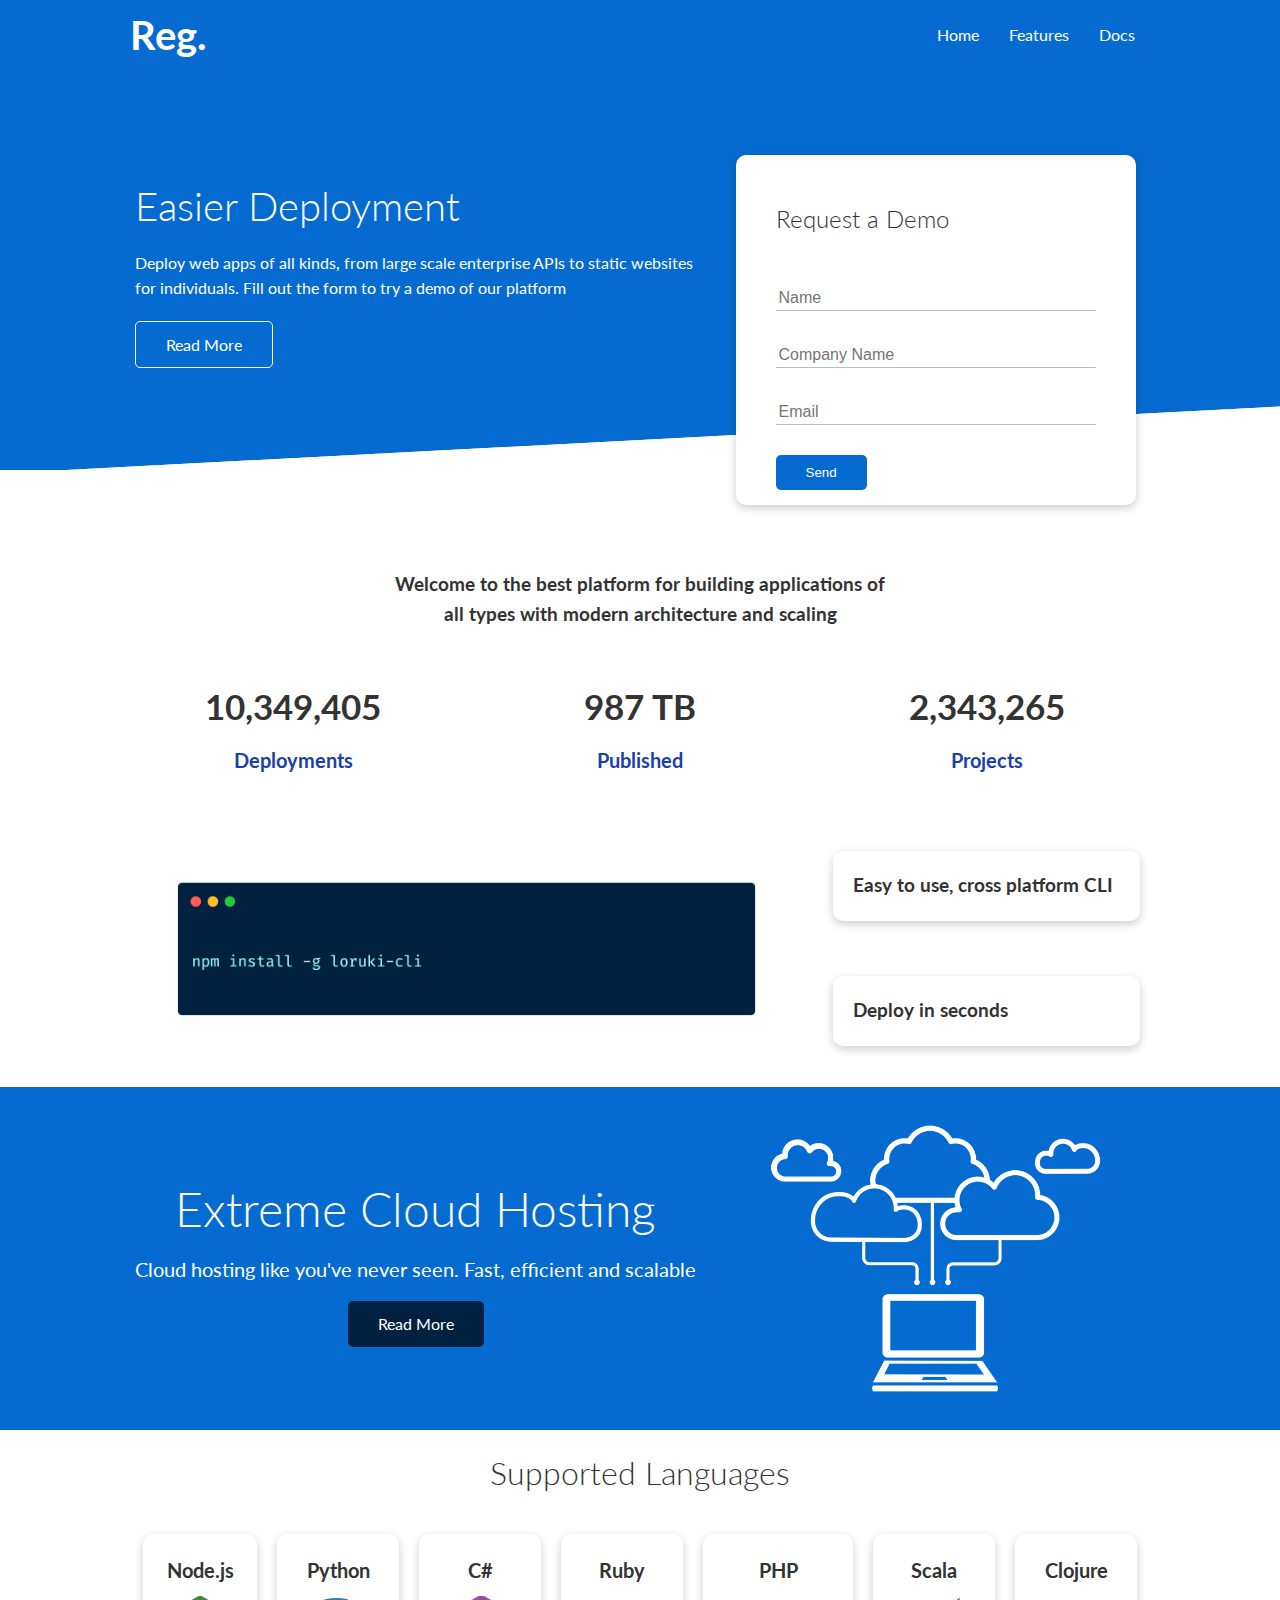
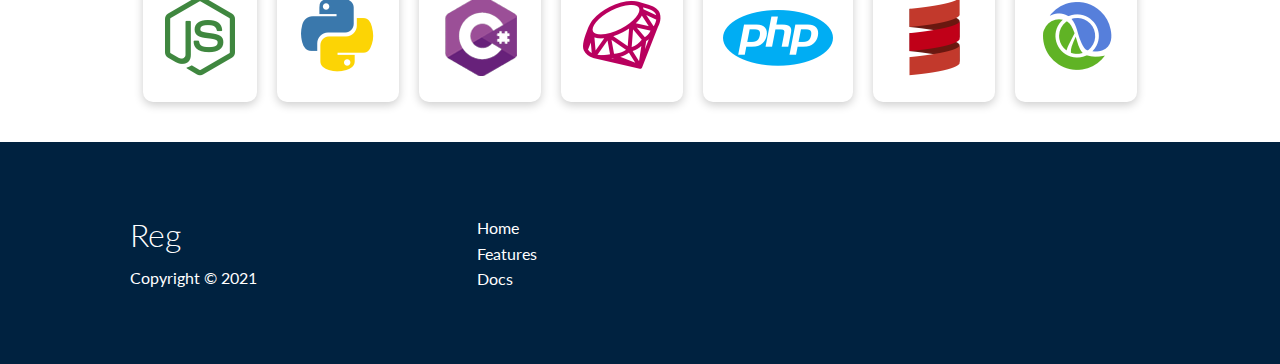
<file: index.html>
<!DOCTYPE html>
<html lang="en">
<head>
    <meta charset="UTF-8">
    <meta name="viewport" content="width=device-width, initial-scale=1.0">
    <link rel="stylesheet" href="https://cdnjs.cloudflare.com/ajax/libs/font-awesome/5.15.1/css/all.min.css" integrity="sha512-+4zCK9k+qNFUR5X+cKL9EIR+ZOhtIloNl9GIKS57V1MyNsYpYcUrUeQc9vNfzsWfV28IaLL3i96P9sdNyeRssA==" crossorigin="anonymous" />
    <link rel="stylesheet" href="css/utilities.css">
    <link rel="stylesheet" href="css/style.css">
    <title>Reg | Cloud Hosting Project</title>
</head>
<body>
    <!-- Navbar -->
    <div class="navbar">
        <div class="container flex">
            <h1 class="logo">Reg.</h1>
            <nav>
                <ul>
                    <li><a href="index.html">Home</a></li>
                    <li><a href="features.html">Features</a></li>
                    <li><a href="docs.html">Docs</a></li>
                </ul>
            </nav>
        </div>
    </div>
    
    <!-- Showcase -->
    <section class="showcase">
        <div class="container grid">
            <div class="showcase-text">
                <h1>Easier Deployment</h1>
                <p>Deploy web apps of all kinds, from large scale enterprise APIs to static websites for individuals. Fill out the form to try a demo of our platform</p>
                <a href="features.html" class="btn btn-outline">Read More</a>
            </div>

            <div class="showcase-form card">
                <h2>Request a Demo</h2>
                  <form name="contact" netlify-honeypot="bot-field" method="POST" data-netlify="true">
                    <input type="hidden" name="form-name" value="contact">
                    <p class="hidden">
                        <label>Don’t fill this out if you're human: <input name="bot-field" /></label>
                      </p>
                    <div class="form-control">
                        <input type="text" name="name" placeholder="Name" required>
                    </div>
                    <div class="form-control">
                        <input type="text" name="company" placeholder="Company Name" required>
                    </div>
                    <div class="form-control">
                        <input type="email" name="email" placeholder="Email" required>
                    </div>
                    <input type="submit" value="Send" class="btn btn-primary">
                </form>
                 <!-- <form>
                    <div class="form-control">
                        <input type="text" name="name" placeholder="Name" required>
                    </div>
                    <div class="form-control">
                        <input type="text" name="company" placeholder="Company Name" required>
                    </div>
                    <div class="form-control">
                        <input type="email" name="email" placeholder="Email" required>
                    </div>
                    <input type="submit" value="Send" class="btn btn-primary">
                </form> -->
            </div>
        </div>
    </section>

    <!-- Stats -->
    <section class="stats">
        <div class="container">
            <h3 class="stats-heading text-center my-1">
                Welcome to the best platform for building applications of all types with modern architecture and scaling
            </h3>

            <div class="grid grid-3 text-center my-4">
                <div>
                    <i class="fas fa-server fa-3x"></i>
                    <h3>10,349,405</h3>
                    <p class="text-secondary">Deployments</p>
                </div>
                <div>
                    <i class="fas fa-upload fa-3x"></i>
                    <h3>987 TB</h3>
                    <p class="text-secondary">Published</p>
                </div>
                <div>
                    <i class="fas fa-project-diagram fa-3x"></i>
                    <h3>2,343,265</h3>
                    <p class="text-secondary">Projects</p>
                </div>
            </div>
        </div>
    </section>

    <!-- Cli -->
    <section class="cli">
        <div class="container grid">
            <img src="images/cli.png" alt="">
            <div class="card">
                <h3>Easy to use, cross platform CLI</h3>
            </div>
            <div class="card">
                <h3>Deploy in seconds</h3>
            </div>
        </div>
    </section>

    <!-- Cloud -->
    <section class="cloud bg-primary my-2 py-2">
        <div class="container grid">
            <div class="text-center">
                <h2 class="lg">Extreme Cloud Hosting</h2>
                <p class="lead my-1">Cloud hosting like you've never seen. Fast, efficient and scalable</p>
                <a href="features.html" class="btn btn-dark">Read More</a>
            </div>
            <img src="images/cloud.png" alt="">
        </div>
    </section>

    <!-- Languages -->
    <section class="languages">
        <h2 class="md text-center my-2">
            Supported Languages
        </h2>
        <div class="container flex">
            <div class="card">
                <h4>Node.js</h4>
                <img src="images/logos/node.png" alt="node.js">
            </div>
            <div class="card">
                <h4>Python</h4>
                <img src="images/logos/python.png" alt="python">
              </div>
              <div class="card">
                <h4>C#</h4>
                <img src="images/logos/csharp.png" alt="c#">
              </div>
              <div class="card">
                <h4>Ruby</h4>
                <img src="images/logos/ruby.png" alt="ruby">
              </div>
              <div class="card">
                <h4>PHP</h4>
                <img src="images/logos/php.png" alt="php">
              </div>
              <div class="card">
                <h4>Scala</h4>
                <img src="images/logos/scala.png" alt="scala">
              </div>
              <div class="card">
                <h4>Clojure</h4>
                <img src="images/logos/clojure.png" alt="clojure">
              </div>
        </div>
    </section>

    <!-- Footer -->
    <footer class="footer bg-dark py-5">
        <div class="container grid grid-3">
            <div>
                <h1>Reg
                </h1>
                <p>Copyright &copy; 2021</p>
            </div>
            <nav>
                <ul>
                    <li><a href="index.html">Home</a></li>
                    <li><a href="features.html">Features</a></li>
                    <li><a href="docs.html">Docs</a></li>
                </ul>
            </nav>
            <div class="social">
                <a href="#"><i class="fab fa-github fa-2x"></i></a>
                <a href="#"><i class="fab fa-facebook fa-2x"></i></a>
                <a href="#"><i class="fab fa-instagram fa-2x"></i></a>
                <a href="#"><i class="fab fa-twitter fa-2x"></i></a>
            </div>
        </div>
    </footer>
</body>
</html>
</file>
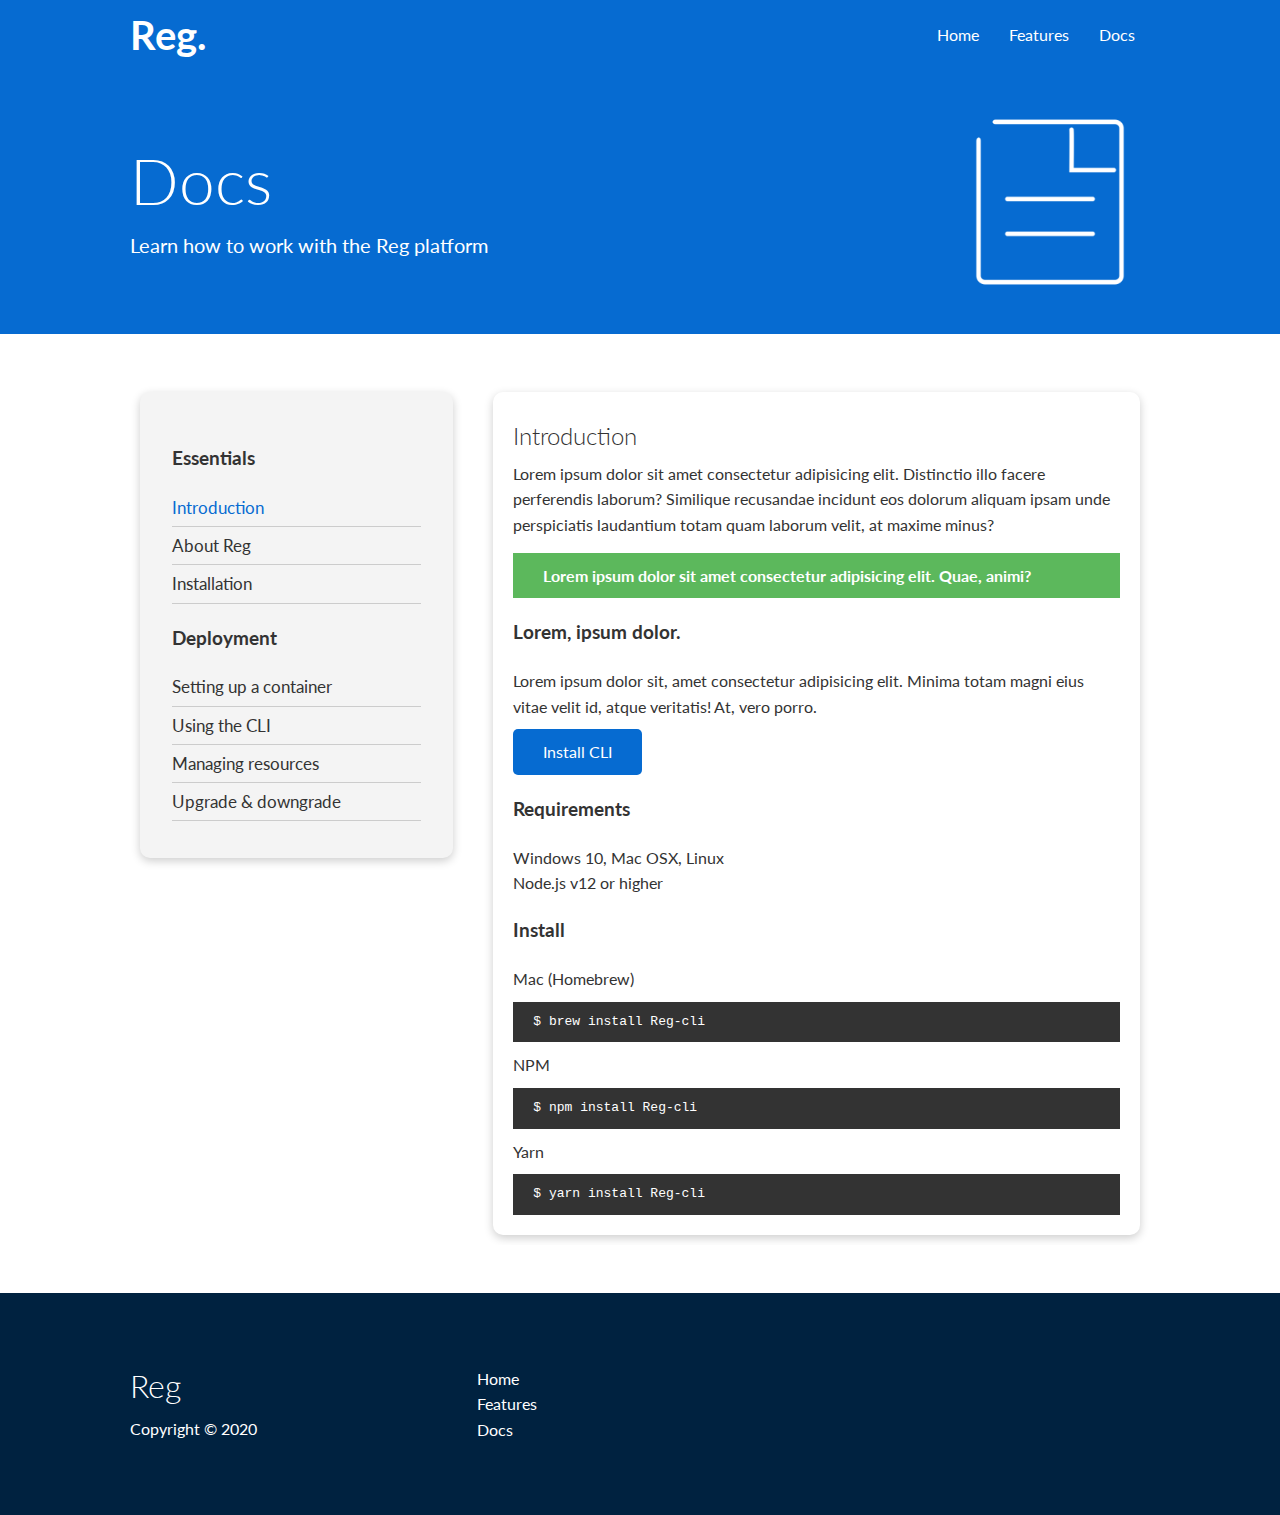
<file: docs.html>
<!DOCTYPE html>
<html lang="en">
<head>
    <meta charset="UTF-8">
    <meta name="viewport" content="width=device-width, initial-scale=1.0">
    <link rel="stylesheet" href="https://cdnjs.cloudflare.com/ajax/libs/font-awesome/5.15.1/css/all.min.css" integrity="sha512-+4zCK9k+qNFUR5X+cKL9EIR+ZOhtIloNl9GIKS57V1MyNsYpYcUrUeQc9vNfzsWfV28IaLL3i96P9sdNyeRssA==" crossorigin="anonymous" />
    <link rel="stylesheet" href="css/utilities.css">
    <link rel="stylesheet" href="css/style.css">
    <title>Reg | Cloud Hosting For Everyone</title>
</head>
<body>
    <!-- Navbar -->
    <div class="navbar">
        <div class="container flex">
            <h1 class="logo">Reg.</h1>
            <nav>
                <ul>
                    <li><a href="index.html">Home</a></li>
                    <li><a href="features.html">Features</a></li>
                    <li><a href="docs.html">Docs</a></li>
                </ul>
            </nav>
        </div>
    </div>

    <!-- Head -->
    <section class="docs-head bg-primary py-3">
        <div class="container grid">
            <div>
                <h1 class="xl">Docs</h1>
                <p class="lead">
                    Learn how to work with the Reg platform
                </p>
            </div>
            <img src="images/docs.png" alt="">
        </div>
    </section>

    <!-- Docs main -->
    <section class="docs-main my-4">
        <div class="container grid">
            <div class="card bg-light p-3">
                <h3 class="my-2">Essentials</h3>
                <nav>
                    <ul>
                        <li><a class="text-primary" href="#">Introduction</a></li>
                        <li><a href="#">About Reg</a></li>
                        <li><a href="#">Installation</a></li>
                    </ul>
                </nav>

                <h3 class="my-2">Deployment</h3>
                <nav>
                    <ul>
                        <li><a href="#">Setting up a container</a></li>
							<li><a href="#">Using the CLI</a></li>
							<li><a href="#">Managing resources</a></li>
							<li><a href="#">Upgrade & downgrade</a></li>
                    </ul>
                </nav>
            </div>
            <div class="card">
                <h2>Introduction</h2>
                <p>Lorem ipsum dolor sit amet consectetur adipisicing elit. Distinctio illo facere perferendis laborum? Similique recusandae incidunt eos dolorum aliquam ipsam unde perspiciatis laudantium totam quam laborum velit, at maxime minus?</p>

                <div class="alert alert-success">
                    <i class="fas fa-info"></i> Lorem ipsum dolor sit amet consectetur adipisicing elit. Quae, animi?
                </div>

                <h3>Lorem, ipsum dolor.</h3>
                <p>Lorem ipsum dolor sit, amet consectetur adipisicing elit. Minima totam magni eius vitae velit id, atque veritatis! At, vero porro.</p>
                <a href="#" class="btn btn-primary">Install CLI</a>

                <h3>Requirements</h3>
                <ul>
                    <li>Windows 10, Mac OSX, Linux</li>
                    <li>Node.js v12 or higher</li>
                </ul>

                <h3>Install</h3>
                <p>Mac (Homebrew)</p>
                <pre><code>$ brew install Reg-cli</code></pre>
                <p>NPM</p>
                <pre><code>$ npm install Reg-cli</code></pre>
                <p>Yarn</p>
                <pre><code>$ yarn install Reg-cli</code></pre>

            </div>
        </div>
    </section>
    
    <!-- Footer -->
    <footer class="footer bg-dark py-5">
        <div class="container grid grid-3">
            <div>
                <h1>Reg
                </h1>
                <p>Copyright &copy; 2020</p>
            </div>
            <nav>
                <ul>
                    <li><a href="index.html">Home</a></li>
                    <li><a href="features.html">Features</a></li>
                    <li><a href="docs.html">Docs</a></li>
                </ul>
            </nav>
            <div class="social">
                <a href="#"><i class="fab fa-github fa-2x"></i></a>
                <a href="#"><i class="fab fa-facebook fa-2x"></i></a>
                <a href="#"><i class="fab fa-instagram fa-2x"></i></a>
                <a href="#"><i class="fab fa-twitter fa-2x"></i></a>
            </div>
        </div>
    </footer>
</body>
</html>
</file>
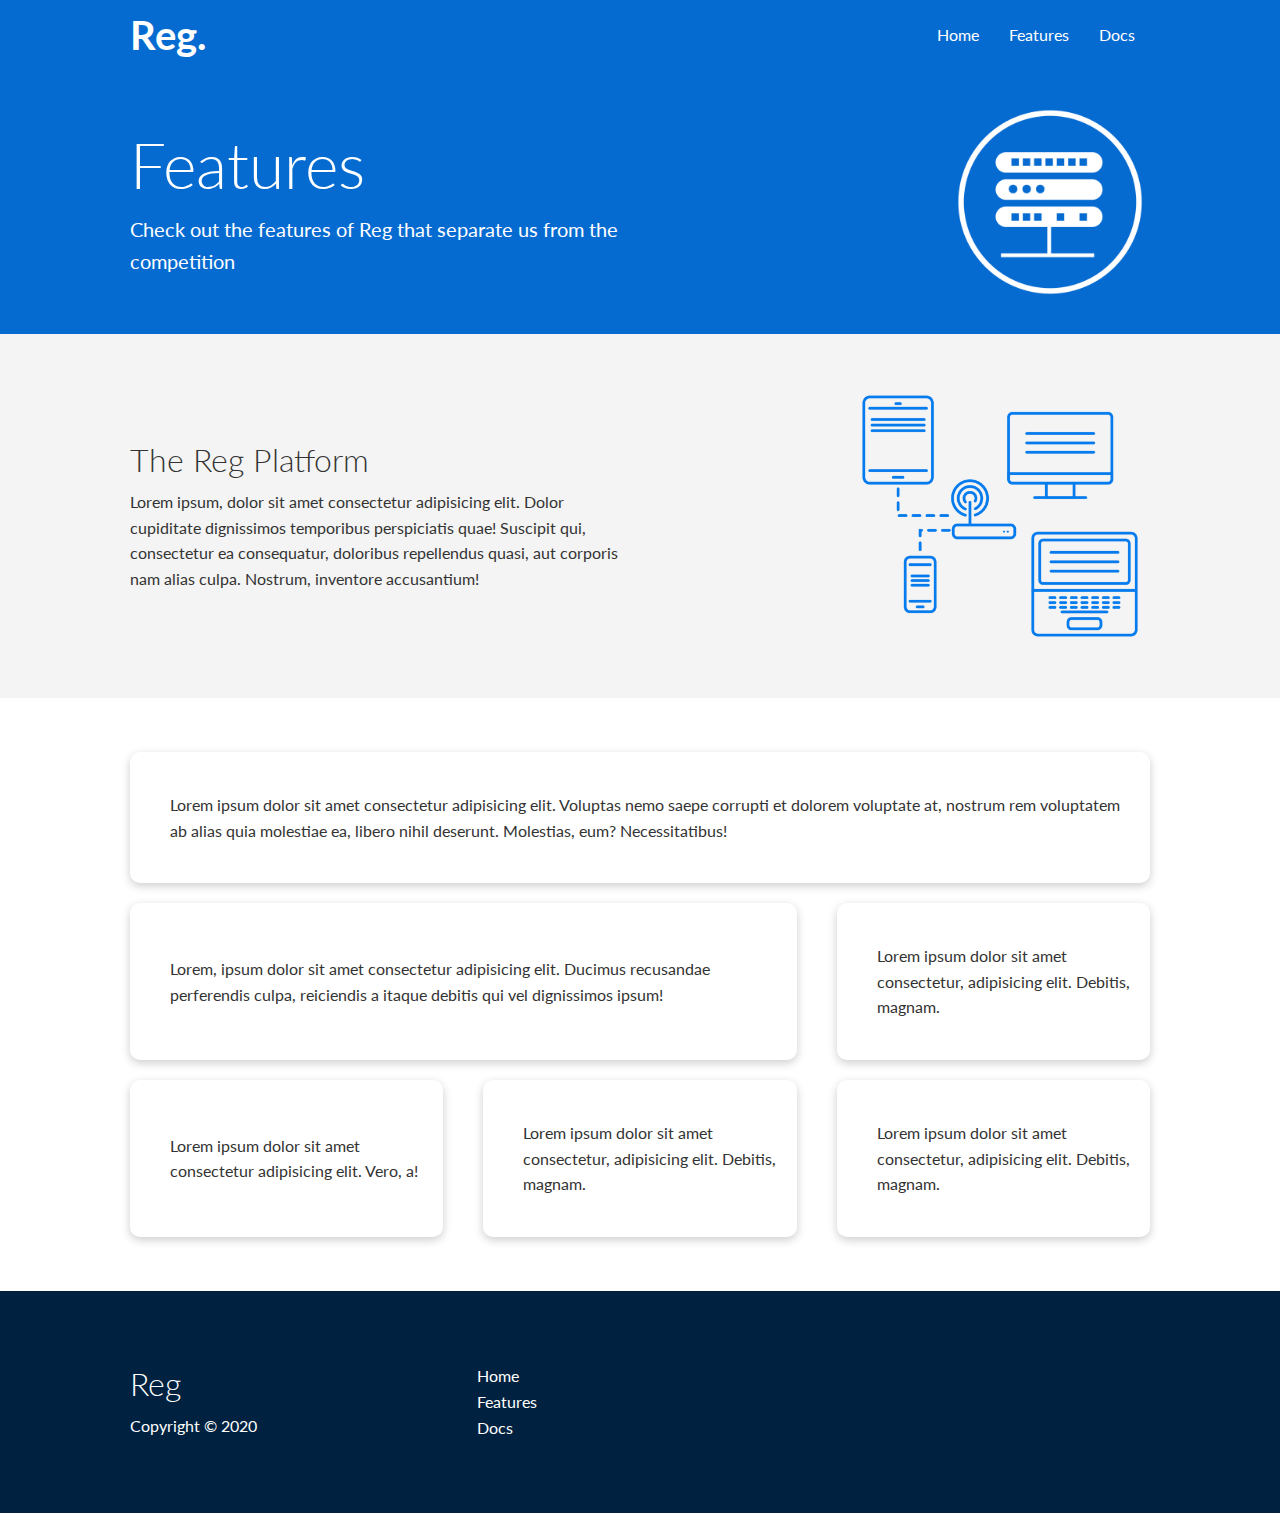
<file: features.html>
<!DOCTYPE html>
<html lang="en">
<head>
    <meta charset="UTF-8">
    <meta name="viewport" content="width=device-width, initial-scale=1.0">
    <link rel="stylesheet" href="https://cdnjs.cloudflare.com/ajax/libs/font-awesome/5.15.1/css/all.min.css" integrity="sha512-+4zCK9k+qNFUR5X+cKL9EIR+ZOhtIloNl9GIKS57V1MyNsYpYcUrUeQc9vNfzsWfV28IaLL3i96P9sdNyeRssA==" crossorigin="anonymous" />
    <link rel="stylesheet" href="css/utilities.css">
    <link rel="stylesheet" href="css/style.css">
    <title>Reg | Cloud Hosting For Everyone</title>
</head>
<body>
    <!-- Navbar -->
    <div class="navbar">
        <div class="container flex">
            <h1 class="logo">Reg.</h1>
            <nav>
                <ul>
                    <li><a href="index.html">Home</a></li>
                    <li><a href="features.html">Features</a></li>
                    <li><a href="docs.html">Docs</a></li>
                </ul>
            </nav>
        </div>
    </div>

    <!-- Head -->
    <section class="features-head bg-primary py-3">
        <div class="container grid">
            <div>
                <h1 class="xl">Features</h1>
                <p class="lead">
                    Check out the features of Reg that separate us from the
						competition
                </p>
            </div>
            <img src="images/server.png" alt="">
        </div>
    </section>

    <!-- Sub head -->
    <section class="features-sub-head bg-light py-3">
        <div class="container grid">
            <div>
                <h1 class="md">The Reg Platform</h1>
                <p>
                    Lorem ipsum, dolor sit amet consectetur adipisicing elit. Dolor cupiditate dignissimos temporibus perspiciatis quae! Suscipit qui, consectetur ea consequatur, doloribus repellendus quasi, aut corporis nam alias culpa. Nostrum, inventore accusantium!
                </p>
            </div>
            <img src="images/server2.png" alt="">
        </div>
    </section>

    <section class="features-main my-2">
        <div class="container grid grid-3">
            <div class="card flex">
                <i class="fas fa-server fa-3x"></i>
                <p>Lorem ipsum dolor sit amet consectetur adipisicing elit. Voluptas nemo saepe corrupti et dolorem voluptate at, nostrum rem voluptatem ab alias quia molestiae ea, libero nihil deserunt. Molestias, eum? Necessitatibus!</p>
            </div>
            <div class="card flex">
                <i class="fas fa-network-wired fa-3x"></i>
                <p>
                    Lorem, ipsum dolor sit amet consectetur adipisicing elit. Ducimus
                    recusandae perferendis culpa, reiciendis a itaque debitis qui vel
                    dignissimos ipsum!
                </p>
            </div>
            <div class="card flex">
                <i class="fas fa-laptop-code fa-3x"></i>
                <p>
                    Lorem ipsum dolor sit amet consectetur, adipisicing elit. Debitis,
                    magnam.
                </p>
            </div>
            <div class="card flex">
                <i class="fas fa-database fa-3x"></i>
                <p>
                    Lorem ipsum dolor sit amet consectetur adipisicing elit. Vero, a!
                </p>
            </div>
            <div class="card flex">
                <i class="fas fa-power-off fa-3x"></i>
                <p>
                    Lorem ipsum dolor sit amet consectetur, adipisicing elit. Debitis,
                    magnam.
                </p>
            </div>
            <div class="card flex">
                <i class="fas fa-upload fa-3x"></i>
                <p>
                    Lorem ipsum dolor sit amet consectetur, adipisicing elit. Debitis,
                    magnam.
                </p>
            </div>
        </div>
    </section>

    <!-- Footer -->
    <footer class="footer bg-dark py-5">
        <div class="container grid grid-3">
            <div>
                <h1>Reg
                </h1>
                <p>Copyright &copy; 2020</p>
            </div>
            <nav>
                <ul>
                    <li><a href="index.html">Home</a></li>
                    <li><a href="features.html">Features</a></li>
                    <li><a href="docs.html">Docs</a></li>
                </ul>
            </nav>
            <div class="social">
                <a href="#"><i class="fab fa-github fa-2x"></i></a>
                <a href="#"><i class="fab fa-facebook fa-2x"></i></a>
                <a href="#"><i class="fab fa-instagram fa-2x"></i></a>
                <a href="#"><i class="fab fa-twitter fa-2x"></i></a>
            </div>
        </div>
    </footer>
</body>
</html>
</file>
<file: css/utilities.css>
.container {
    max-width: 1100px;
    margin: 0 auto;
    overflow: auto;
    padding: 0 40px;
  }
  
  .card {
    background-color: #fff;
    color: #333;
    border-radius: 10px;
    box-shadow: 0 3px 10px rgba(0, 0, 0, 0.2);
    padding: 20px;
    margin: 10px;
  }
  
  .btn {
    display: inline-block;
    padding: 10px 30px;
    cursor: pointer;
    background: var(--primary-color);
    color: #fff;
    border: none;
    border-radius: 5px;
  }
  
  .btn-outline {
    background-color: transparent;
    border: 1px #fff solid;
  }
  
  .btn:hover {
    transform: scale(0.98);
  }
  
  /* Backgrounds & colored buttons */
  .bg-primary,
  .btn-primary {
    background-color: var(--primary-color);
    color: #fff;
  }
  
  .bg-secondary,
  .btn-secondary {
    background-color: var(--secondary-color);
    color: #fff;
  }
  
  .bg-dark,
  .btn-dark {
    background-color: var(--dark-color);
    color: #fff;
  }
  
  .bg-light,
  .btn-light {
    background-color: var(--light-color);
    color: #333;
  }
  
  .bg-primary a,
  .btn-primary a,
  .bg-secondary a,
  .btn-secondary a,
  .bg-dark a,
  .btn-dark a {
    color: #fff;
  }
  
  /* Text colors */
  .text-primary {
    color: var(--primary-color);
  }
  
  .text-secondary {
    color: var(--secondary-color);
  }
  
  .text-dark {
    color: var(--dark-color);
  }
  
  .text-light {
    color: var(--light-color);
  }
  
  /* Text sizes */
  .lead {
    font-size: 20px;
  }
  
  .sm {
    font-size: 1rem;
  }
  
  .md {
    font-size: 2rem;
  }
  
  .lg {
    font-size: 3rem;
  }
  
  .xl {
    font-size: 4rem;
  }
  
  .text-center {
    text-align: center;
  }
  
  /* Alert */
  .alert {
    background-color: var(--light-color);
    padding: 10px 20px;
    font-weight: bold;
    margin: 15px 0;
  }
  
  .alert i {
    margin-right: 10px;
  }
  
  .alert-success {
    background-color: var(--success-color);
    color: #fff;
  }
  
  .alert-error {
    background-color: var(--error-color);
    color: #fff;
  }
  
  .flex {
    display: flex;
    justify-content: center;
    align-items: center;
    height: 100%;
  }
  
  .grid {
    display: grid;
    grid-template-columns: repeat(2, 1fr);
    gap: 20px;
    justify-content: center;
    align-items: center;
    height: 100%;
  }
  
  .grid-3 {
    grid-template-columns: repeat(3, 1fr);
  }
  
  /* Margin */
  .my-1 {
    margin: 1rem 0;
  }
  
  .my-2 {
    margin: 1.5rem 0;
  }
  
  .my-3 {
    margin: 2rem 0;
  }
  
  .my-4 {
    margin: 3rem 0;
  }
  
  .my-5 {
    margin: 4rem 0;
  }
  
  .m-1 {
    margin: 1rem;
  }
  
  .m-2 {
    margin: 1.5rem;
  }
  
  .m-3 {
    margin: 2rem;
  }
  
  .m-4 {
    margin: 3rem;
  }
  
  .m-5 {
    margin: 4rem;
  }
  
  /* Padding */
  .py-1 {
    padding: 1rem 0;
  }
  
  .py-2 {
    padding: 1.5rem 0;
  }
  
  .py-3 {
    padding: 2rem 0;
  }
  
  .py-4 {
    padding: 3rem 0;
  }
  
  .py-5 {
    padding: 4rem 0;
  }
  
  .p-1 {
    padding: 1rem;
  }
  
  .p-2 {
    padding: 1.5rem;
  }
  
  .p-3 {
    padding: 2rem;
  }
  
  .p-4 {
    padding: 3rem;
  }
  
  .p-5 {
    padding: 4rem;
  }
</file>
<file: css/style.css>
@import url('https://fonts.googleapis.com/css2?family=Lato:wght@300&display=swap');

:root {
  --primary-color: #066bd1;
  --secondary-color: #1c3fa8;
  --dark-color: #002240;
  --light-color: #f4f4f4;
  --success-color: #5cb85c;
  --error-color: #d9534f;
}

* {
  box-sizing: border-box;
  padding: 0;
  margin: 0;
}

body {
  font-family: 'Lato', sans-serif;
  color: #333;
  line-height: 1.6;
}

ul {
  list-style-type: none;
}

a {
  text-decoration: none;
  color: #333;
}

.logo {
  font-size: 2.5rem;
  font-weight: bold;
}

h1,
h2 {
  font-weight: 300;
  line-height: 1.2;
  margin: 10px 0;
}

p {
  margin: 10px 0;
}

img {
  width: 100%;
}

code,
pre {
  background: #333;
  color: #fff;
  padding: 10px;
}

.hidden {
  visibility: hidden;
  height: 0;
}

.container {
  max-width: 1100px;
  margin: 0 auto;
  overflow: auto;
  padding: 0 40px;
}

.card {
  background-color: #fff;
  color: #333;
  border-radius: 10px;
  box-shadow: 0 3px 10px rgba(0, 0, 0, 0.2);
  padding: 20px;
  margin: 10px;
}

.btn {
  display: inline-block;
  padding: 10px 30px;
  cursor: pointer;
  background: var(--primary-color);
  color: #fff;
  border: none;
  border-radius: 5px;
}

.btn-outline {
  background-color: transparent;
  border: 1px #fff solid;
}

.btn:hover {
  transform: scale(0.96);
}

/* Backgrounds & colored buttons */
.bg-primary,
.btn-primary {
  background-color: var(--primary-color);
  color: #fff;
}

.bg-secondary,
.btn-secondary {
  background-color: var(--secondary-color);
  color: #fff;
}

.bg-dark,
.btn-dark {
  background-color: var(--dark-color);
  color: #fff;
}

.bg-light,
.btn-light {
  background-color: var(--light-color);
  color: #333;
}

.bg-primary a,
.btn-primary a,
.bg-secondary a,
.btn-secondary a,
.bg-dark a,
.btn-dark a {
  color: #fff;
}

/* Text colors */
.text-primary {
  color: var(--primary-color);
}

.text-secondary {
  color: var(--secondary-color);
}

.text-dark {
  color: var(--dark-color);
}

.text-light {
  color: var(--light-color);
}

/* Text sizes */
.lead {
  font-size: 20px;
}

.sm {
  font-size: 1rem;
}

.md {
  font-size: 2rem;
}

.lg {
  font-size: 3rem;
}

.xl {
  font-size: 4rem;
}

.text-center {
  text-align: center;
}

/* Alert */
.alert {
  background-color: var(--light-color);
  padding: 10px 20px;
  font-weight: bold;
  margin: 15px 0;
}

.alert i {
  margin-right: 10px;
}

.alert-success {
  background-color: var(--success-color);
  color: #fff;
}

.alert-error {
  background-color: var(--error-color);
  color: #fff;
}

.flex {
  display: flex;
  justify-content: center;
  align-items: center;
  height: 100%;
}

.grid {
  display: grid;
  grid-template-columns: repeat(2, 1fr);
  gap: 20px;
  justify-content: center;
  align-items: center;
  height: 100%;
}

.grid-3 {
  grid-template-columns: repeat(3, 1fr);
}

/* Margin */
.my-1 {
  margin: 1rem 0;
}

.my-2 {
  margin: 1.5rem 0;
}

.my-3 {
  margin: 2rem 0;
}

.my-4 {
  margin: 3rem 0;
}

.my-5 {
  margin: 4rem 0;
}

.m-1 {
  margin: 1rem;
}

.m-2 {
  margin: 1.5rem;
}

.m-3 {
  margin: 2rem;
}

.m-4 {
  margin: 3rem;
}

.m-5 {
  margin: 4rem;
}

/* Padding */
.py-1 {
  padding: 1rem 0;
}

.py-2 {
  padding: 1.5rem 0;
}

.py-3 {
  padding: 2rem 0;
}

.py-4 {
  padding: 3rem 0;
}

.py-5 {
  padding: 4rem 0;
}

.p-1 {
  padding: 1rem;
}

.p-2 {
  padding: 1.5rem;
}

.p-3 {
  padding: 2rem;
}

.p-4 {
  padding: 3rem;
}

.p-5 {
  padding: 4rem;
}


/* Navbar */
.navbar {
  background-color: var(--primary-color);
  color: #fff;
  height: 70px;
}

.navbar ul {
  display: flex;
}

.navbar a {
  color: #fff;
  padding: 10px;
  margin: 0 5px;
}

.navbar a:hover {
  border-bottom: 2px #fff solid;
}

.navbar .flex {
  justify-content: space-between;
}

/* Showcase */
.showcase {
  height: 400px;
  background-color: var(--primary-color);
  color: #fff;
  position: relative;
}

.showcase h1 {
  font-size: 40px;
}

.showcase p {
  margin: 20px 0;
}

.showcase .grid {
  overflow: visible;
  grid-template-columns: 55% auto;
  gap: 30px;
}

.showcase-text {
  animation: slideInFromLeft 1s ease-in;
}

.showcase-form {
  position: relative;
  top: 60px;
  height: 350px;
  width: 400px;
  padding: 40px;
  z-index: 100;
  justify-self: flex-end;
  animation: slideInFromRight 1s ease-in;
}

.showcase-form .form-control {
  margin: 30px 0;
}

.showcase-form input[type='text'],
.showcase-form input[type='email'] {
  border: 0;
  border-bottom: 1px solid #b4becb;
  width: 100%;
  padding: 3px;
  font-size: 16px;
}

.showcase-form input:focus {
  outline: none;
}

.showcase::before,
.showcase::after {
  content: '';
  position: absolute;
  height: 100px;
  bottom: -70px;
  right: 0;
  left: 0;
  background: #fff;
  transform: skewY(-3deg);
  -webkit-transform: skewY(-3deg);
  -moz-transform: skewY(-3deg);
  -ms-transform: skewY(-3deg);
}

/* Stats */
.stats {
  padding-top: 100px;
  animation: slideInFromBottom 1s ease-in;
}

.stats-heading {
  max-width: 500px;
  margin: auto;
}

.stats .grid h3 {
  font-size: 35px;
}

.stats .grid p {
  font-size: 20px;
  font-weight: bold;
}

/* Cli */
.cli .grid {
  grid-template-columns: repeat(3, 1fr);
  grid-template-rows: repeat(2, 1fr);
}

.cli .grid > *:first-child {
  grid-column: 1 / span 2;
  grid-row: 1 / span 2;
}

/* Cloud */
.cloud .grid {
  grid-template-columns: 4fr 3fr;
}

/* Languages */

.languages .flex {
  flex-wrap: wrap;
}

.languages .card {
  text-align: center;
  margin: 18px 10px 40px;
  transition: transform 0.2s ease-in;
}

.languages .card h4 {
  font-size: 20px;
  margin-bottom: 10px;
}

.languages .card:hover {
  transform: translateY(-15px);
}

/* Features */
.features-head img,
.docs-head img {
  width: 200px;
  justify-self: flex-end;
}

.features-sub-head img {
  width: 300px;
  justify-self: flex-end;
}

.features-main .card > i {
  margin-right: 20px;
}

.features-main .grid {
  padding: 30px;
}

.features-main .grid > *:first-child {
  grid-column: 1 / span 3;
}

.features-main .grid > *:nth-child(2) {
  grid-column: 1 / span 2;
}

/* Docs */
.docs-main h3 {
  margin: 20px 0;
}

.docs-main .grid {
  grid-template-columns: 1fr 2fr;
  align-items: flex-start;
}

.docs-main nav li {
  font-size: 17px;
  padding-bottom: 5px;
  margin-bottom: 5px;
  border-bottom: 1px #ccc solid;
}

.docs-main a:hover {
  font-weight: bold;
}

/* Footer */
.footer .social a {
  margin: 0 10px;
}

.fa-github:hover {
  color: #000000;
}

.fa-facebook:hover {
  color: #1773EA;
}

.fa-instagram:hover {
  color: #B32E87;
}

.fa-twitter:hover {
  color: #1C9CEA;
}

/* Animations */
@keyframes slideInFromLeft {
  0% {
    transform: translateX(-100%);
  }

  100% {
    transform: translateX(0);
  }
}

@keyframes slideInFromRight {
  0% {
    transform: translateX(100%);
  }

  100% {
    transform: translateX(0);
  }
}

@keyframes slideInFromTop {
  0% {
    transform: translateY(-100%);
  }

  100% {
    transform: translateX(0);
  }
}

@keyframes slideInFromBottom {
  0% {
    transform: translateY(100%);
  }

  100% {
    transform: translateX(0);
  }
}

/* Tablets and under */
@media (max-width: 768px) {
  .grid,
  .showcase .grid,
  .stats .grid,
  .cli .grid,
  .cloud .grid,
  .features-main .grid,
  .docs-main .grid {
    grid-template-columns: 1fr;
    grid-template-rows: 1fr;
  }

  .showcase {
    height: auto;
  }

  .showcase-text {
    text-align: center;
    margin-top: 40px;
    animation: slideInFromTop 1s ease-in;
  }

  .showcase-form {
    justify-self: center;
    margin: auto;
    animation: slideInFromBottom 1s ease-in;
  }

  .cli .grid > *:first-child {
    grid-column: 1;
    grid-row: 1;
  }

  .features-head,
  .features-sub-head,
  .docs-head {
    text-align: center;
  }

  .features-head img,
  .features-sub-head img,
  .docs-head img {
    justify-self: center;
  }

  .features-main .grid > *:first-child,
  .features-main .grid > *:nth-child(2) {
    grid-column: 1;
  }
}

/* Mobile */
@media (max-width: 500px) {
  .navbar {
    height: 110px;
  }

  .navbar .flex {
    flex-direction: column;
  }

  .navbar ul {
    padding: 10px;
    background-color: rgba(0, 0, 0, 0.1);
  }
  
  .showcase-form {
    width: 300px;
  }
}
</file>
